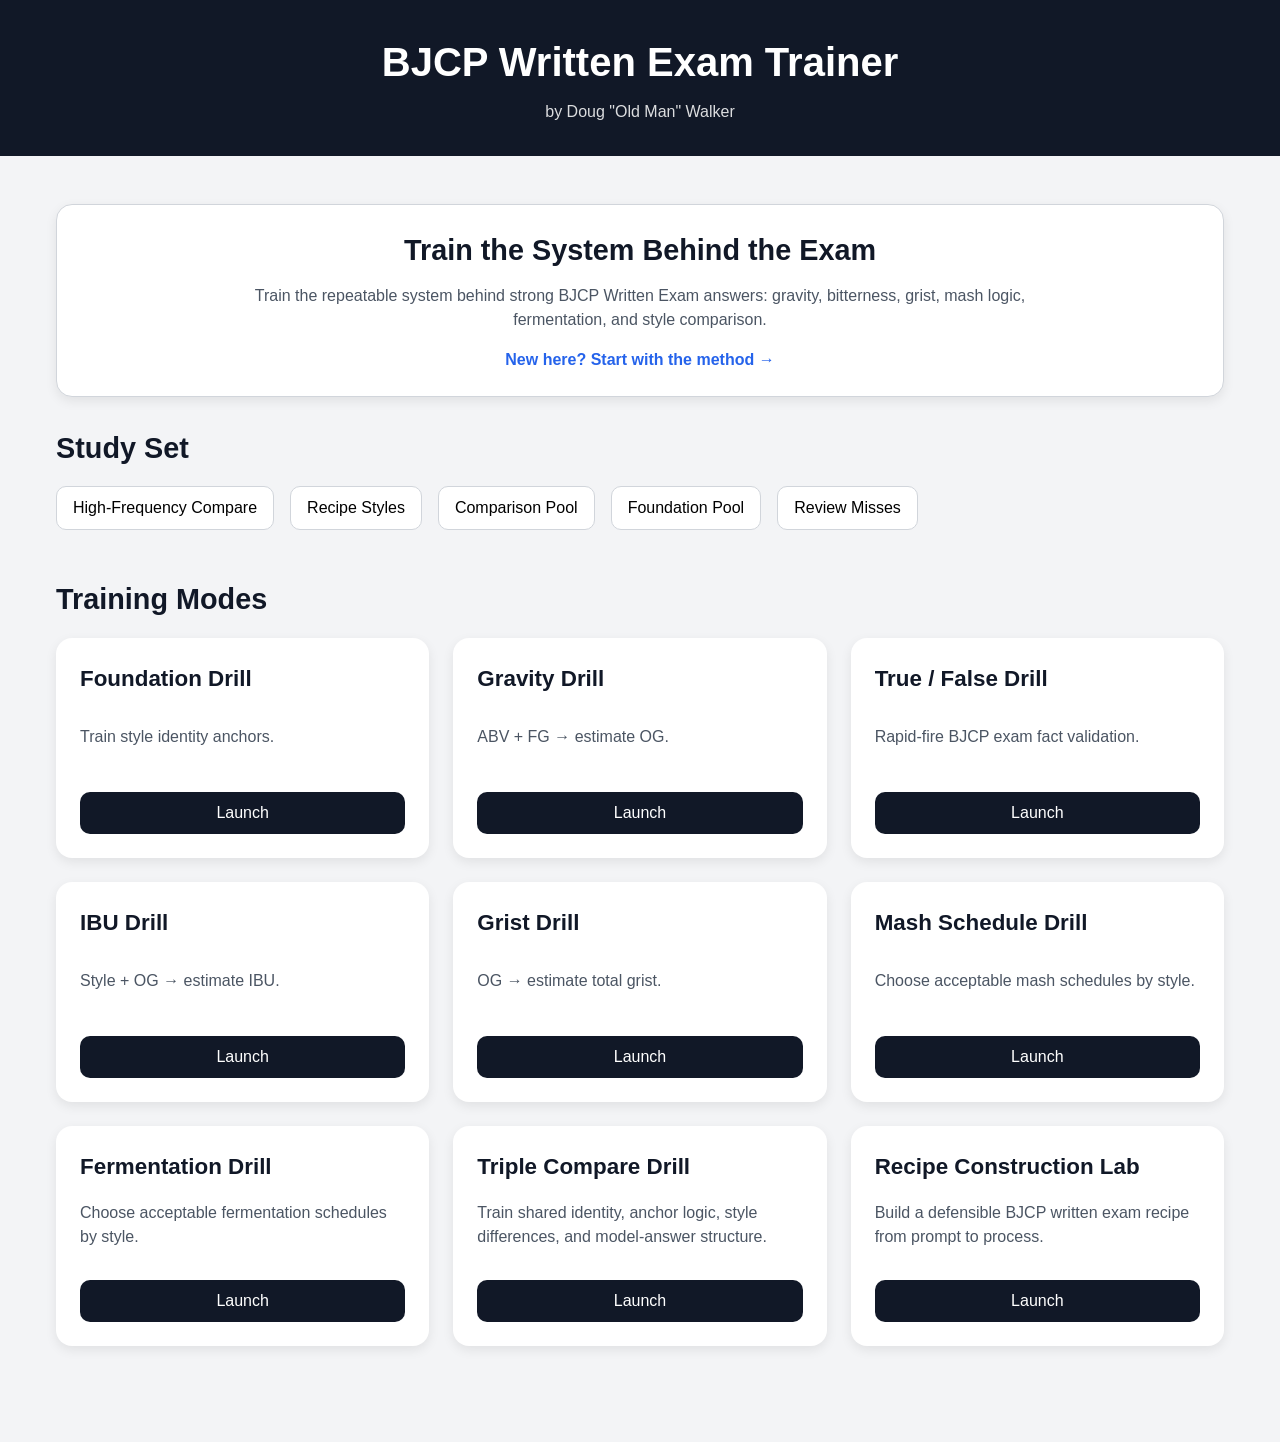
<file: bjcp-written-trainer/index.html>
<!DOCTYPE html>
<html lang="en">
<head>
    <meta charset="UTF-8">
    <meta name="viewport" content="width=device-width, initial-scale=1.0">
    <title>BJCP Written Exam Trainer</title>
    <link rel="stylesheet" href="style.css">
</head>
<body>

<header class="site-header">
    <h1>BJCP Written Exam Trainer</h1>
    <p>by Doug "Old Man" Walker </p>
</header>
        
<main class="container">

    
    <section class="intro-panel">
    <h2>Train the System Behind the Exam</h2>

 <p>
    Train the repeatable system behind strong BJCP Written Exam answers:
    gravity, bitterness, grist, mash logic, fermentation, and style comparison.
</p>

        <a href="methodology.html" class="method-link">New here? Start with the method →</a>
</section>
    
    <section class="study-sets" id="study-sets">
        <h2>Study Set</h2>
   <div class="button-grid">
    <button type="button" data-set="highFrequency">High-Frequency Compare</button>
    <button type="button" data-set="recipe">Recipe Styles</button>
    <button type="button" data-set="comparison">Comparison Pool</button>
    <button type="button" data-set="foundation">Foundation Pool</button>
    <button type="button" data-set="missed">Review Misses</button>
</div>
    </section>

    <section class="modules" id="modules">
        <h2>Training Modes</h2>
        <div class="card-grid">

            <div class="card active">
                <h3>Foundation Drill</h3>
                <p>Train style identity anchors.</p>
                <button id="launch-foundation">Launch</button>
            </div>

        
        <div class="card active">
                 <h3>Gravity Drill</h3>
                 <p>ABV + FG → estimate OG.</p>
                 <button id="launch-gravity">Launch</button>
            </div>
     <div class="card active">
       <h3>True / False Drill</h3>
       <p>Rapid-fire BJCP exam fact validation.</p>
       <button id="launch-truefalse">Launch</button>
      </div>
            
        <div class="card active">
    <h3>IBU Drill</h3>
    <p>Style + OG → estimate IBU.</p>
    <button id="launch-ibu">Launch</button>
</div>

<div class="card active">
    <h3>Grist Drill</h3>
    <p>OG → estimate total grist.</p>
    <button id="launch-grist">Launch</button>
</div>

<div class="card active">
    <h3>Mash Schedule Drill</h3>
    <p>Choose acceptable mash schedules by style.</p>
    <button id="launch-mash">Launch</button>
</div>

<div class="card active">
    <h3>Fermentation Drill</h3>
    <p>Choose acceptable fermentation schedules by style.</p>
    <button id="launch-fermentation">Launch</button>
</div>          

 <div class="card active">
     <h3>Triple Compare Drill</h3>
      <p>Train shared identity, anchor logic, style differences, and model-answer structure.</p>
      <button id="launch-compare">Launch</button>
 </div>
            
            
<div class="card active">
    <h3>Recipe Construction Lab</h3>
    <p>Build a defensible BJCP written exam recipe from prompt to process.</p>
    <button id="launch-recipe">Launch</button>
</div>

            
        </div>
    </section>

    <section class="drill-panel" id="drill-panel">
  <h2 id="drill-title" style="background:green;color:white;padding:8px;">
    Foundation Drill — Foundation Pool [TEST]
</h2>
        
<div id="top-action-bar" class="action-bar">
    <button id="back-home" class="next-button">← Back to Home</button>
</div>

        <div id="score-panel" class="score-panel">
            Correct: <span id="correct-count">0</span> |
            Missed: <span id="incorrect-count">0</span> |
            Accuracy: <span id="accuracy">0%</span>
        </div>

        <div class="category-select">
            <button data-category="strength">Strength</button>
            <button data-category="bitterness">Bitterness</button>
            <button data-category="body">Body</button>
            <button data-category="carbonation">Carbonation</button>
            <button data-category="color">Color</button>
            <button data-category="mixed">Mixed</button>
        </div>

        <div class="question-box">
            <h3 id="style-name">Style: German Pils</h3>
            <p id="question-text">Question: Strength Identity?</p>

            <div class="answers" id="answer-container"></div>
            <div class="feedback-box" id="feedback-box"></div>

         <div id="action-bar" class="action-bar">
    <button id="next-question" class="next-button">Next Question</button>
    <button id="recipe-reevaluate" class="next-button" style="display:none;">Re-Evaluate</button>
    <button id="recipe-new" class="next-button" style="display:none;">New Recipe</button>
</div>
        </div>
    </section>

</main>

<script src="styles.js"></script>
<script src="compare-data.js"></script>
<script src="true-false-data.js"></script>
<script src="script.js"></script>

</body>
</html>
</file>
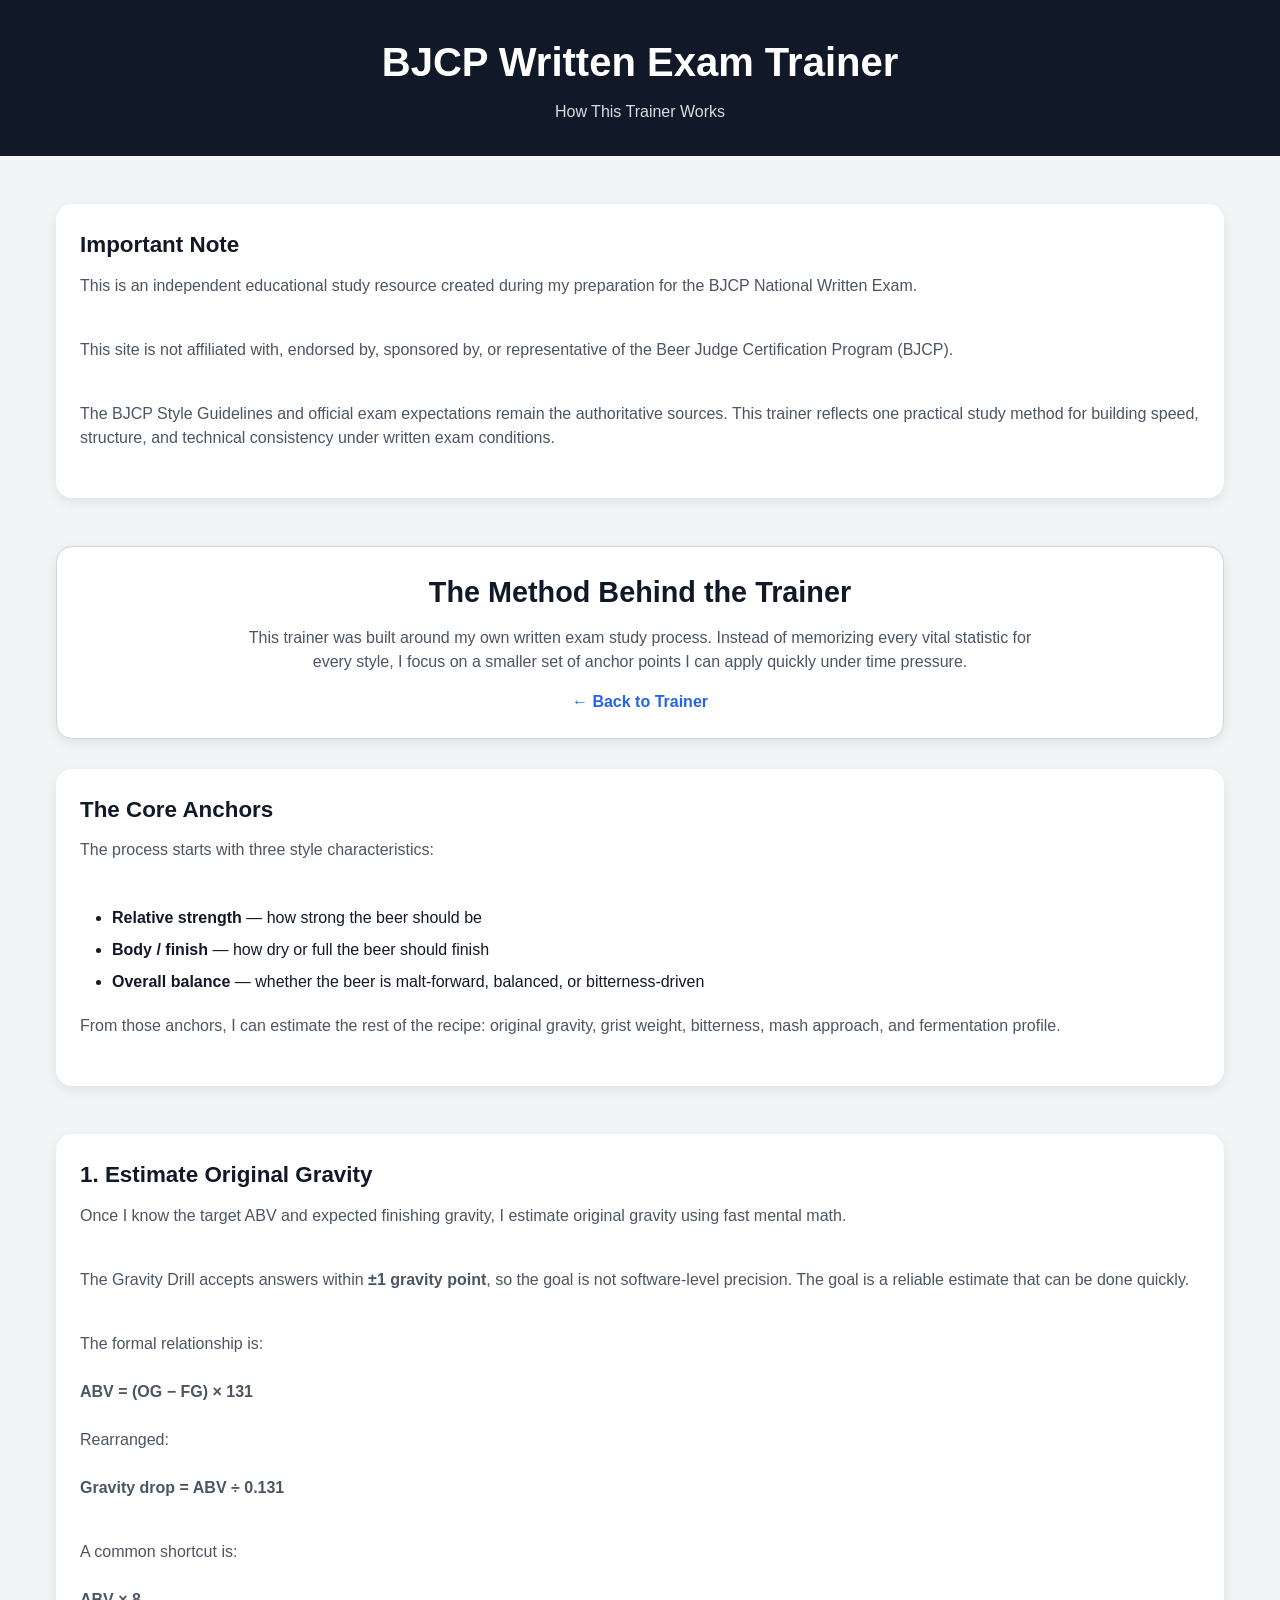
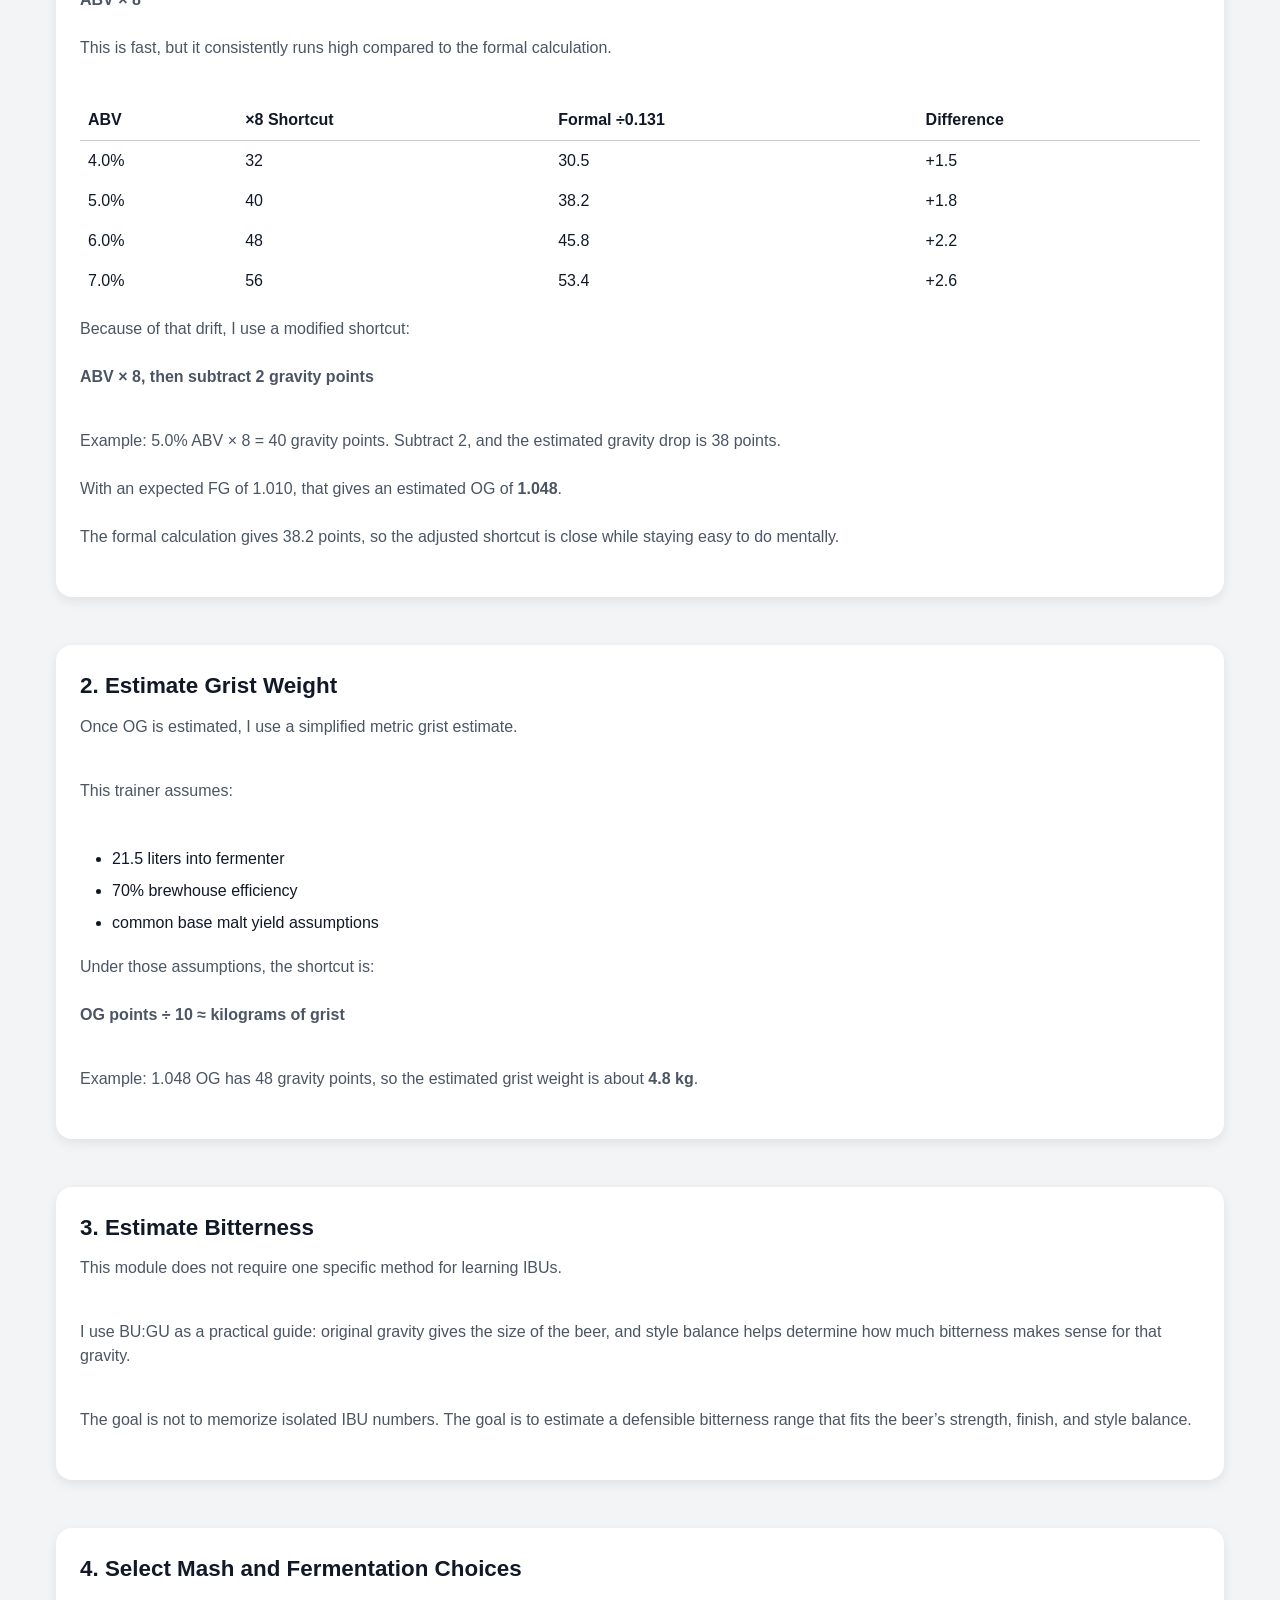
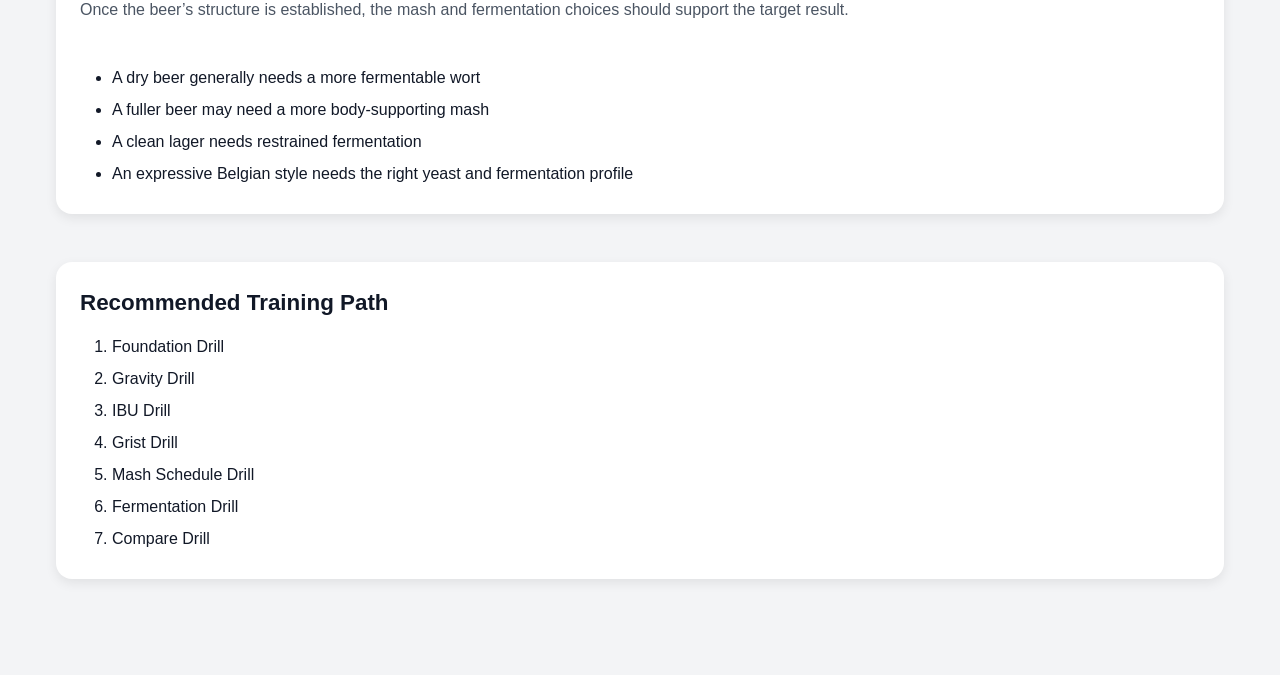
<file: bjcp-written-trainer/methodology.html>
<!DOCTYPE html>
<html lang="en">
<head>
    <meta charset="UTF-8">
    <meta name="viewport" content="width=device-width, initial-scale=1.0">
    <title>How This Trainer Works | BJCP Written Exam Trainer</title>
    <link rel="stylesheet" href="style.css">
</head>
<body>

<header class="site-header">
    <h1>BJCP Written Exam Trainer</h1>
    <p>How This Trainer Works</p>
</header>

<main class="container">

    <section class="card">
        <h3>Important Note</h3>
        <p>
            This is an independent educational study resource created during my preparation for the BJCP National Written Exam.
        </p>

        <p style="margin-top: 1rem;">
            This site is not affiliated with, endorsed by, sponsored by, or representative of the Beer Judge Certification Program (BJCP).
        </p>

        <p style="margin-top: 1rem;">
            The BJCP Style Guidelines and official exam expectations remain the authoritative sources. This trainer reflects one practical study method for building speed, structure, and technical consistency under written exam conditions.
        </p>
    </section>

    <section class="intro-panel">
        <h2>The Method Behind the Trainer</h2>
        <p>
            This trainer was built around my own written exam study process. Instead of memorizing every vital statistic for every style, I focus on a smaller set of anchor points I can apply quickly under time pressure.
        </p>
        <a href="index.html" class="method-link">← Back to Trainer</a>
    </section>

    <section class="card">
        <h3>The Core Anchors</h3>
        <p>
            The process starts with three style characteristics:
        </p>

        <ul style="margin-left: 2rem; margin-top: 1rem; line-height: 2;">
            <li><strong>Relative strength</strong> — how strong the beer should be</li>
            <li><strong>Body / finish</strong> — how dry or full the beer should finish</li>
            <li><strong>Overall balance</strong> — whether the beer is malt-forward, balanced, or bitterness-driven</li>
        </ul>

        <p style="margin-top: 1rem;">
            From those anchors, I can estimate the rest of the recipe: original gravity, grist weight, bitterness, mash approach, and fermentation profile.
        </p>
    </section>

    <section class="card">
        <h3>1. Estimate Original Gravity</h3>
        <p>
            Once I know the target ABV and expected finishing gravity, I estimate original gravity using fast mental math.
        </p>

        <p style="margin-top: 1rem;">
            The Gravity Drill accepts answers within <strong>±1 gravity point</strong>, so the goal is not software-level precision. The goal is a reliable estimate that can be done quickly.
        </p>

        <p style="margin-top: 1rem;">
            The formal relationship is:
        </p>

        <p>
            <strong>ABV = (OG − FG) × 131</strong>
        </p>

        <p>
            Rearranged:
        </p>

        <p>
            <strong>Gravity drop = ABV ÷ 0.131</strong>
        </p>

        <p style="margin-top: 1rem;">
            A common shortcut is:
        </p>

        <p>
            <strong>ABV × 8</strong>
        </p>

        <p>
            This is fast, but it consistently runs high compared to the formal calculation.
        </p>

        <table style="width: 100%; border-collapse: collapse; margin-top: 1rem;">
            <thead>
                <tr>
                    <th style="text-align: left; padding: 0.5rem; border-bottom: 1px solid #ccc;">ABV</th>
                    <th style="text-align: left; padding: 0.5rem; border-bottom: 1px solid #ccc;">×8 Shortcut</th>
                    <th style="text-align: left; padding: 0.5rem; border-bottom: 1px solid #ccc;">Formal ÷0.131</th>
                    <th style="text-align: left; padding: 0.5rem; border-bottom: 1px solid #ccc;">Difference</th>
                </tr>
            </thead>
            <tbody>
                <tr>
                    <td style="padding: 0.5rem;">4.0%</td>
                    <td style="padding: 0.5rem;">32</td>
                    <td style="padding: 0.5rem;">30.5</td>
                    <td style="padding: 0.5rem;">+1.5</td>
                </tr>
                <tr>
                    <td style="padding: 0.5rem;">5.0%</td>
                    <td style="padding: 0.5rem;">40</td>
                    <td style="padding: 0.5rem;">38.2</td>
                    <td style="padding: 0.5rem;">+1.8</td>
                </tr>
                <tr>
                    <td style="padding: 0.5rem;">6.0%</td>
                    <td style="padding: 0.5rem;">48</td>
                    <td style="padding: 0.5rem;">45.8</td>
                    <td style="padding: 0.5rem;">+2.2</td>
                </tr>
                <tr>
                    <td style="padding: 0.5rem;">7.0%</td>
                    <td style="padding: 0.5rem;">56</td>
                    <td style="padding: 0.5rem;">53.4</td>
                    <td style="padding: 0.5rem;">+2.6</td>
                </tr>
            </tbody>
        </table>

        <p style="margin-top: 1rem;">
            Because of that drift, I use a modified shortcut:
        </p>

        <p>
            <strong>ABV × 8, then subtract 2 gravity points</strong>
        </p>

        <p style="margin-top: 1rem;">
            Example: 5.0% ABV × 8 = 40 gravity points. Subtract 2, and the estimated gravity drop is 38 points.
        </p>

        <p>
            With an expected FG of 1.010, that gives an estimated OG of <strong>1.048</strong>.
        </p>

        <p>
            The formal calculation gives 38.2 points, so the adjusted shortcut is close while staying easy to do mentally.
        </p>
    </section>

    <section class="card">
        <h3>2. Estimate Grist Weight</h3>
        <p>
            Once OG is estimated, I use a simplified metric grist estimate.
        </p>

        <p style="margin-top: 1rem;">
            This trainer assumes:
        </p>

        <ul style="margin-left: 2rem; margin-top: 1rem; line-height: 2;">
            <li>21.5 liters into fermenter</li>
            <li>70% brewhouse efficiency</li>
            <li>common base malt yield assumptions</li>
        </ul>

        <p style="margin-top: 1rem;">
            Under those assumptions, the shortcut is:
        </p>

        <p>
            <strong>OG points ÷ 10 ≈ kilograms of grist</strong>
        </p>

        <p style="margin-top: 1rem;">
            Example: 1.048 OG has 48 gravity points, so the estimated grist weight is about <strong>4.8 kg</strong>.
        </p>
    </section>

    <section class="card">
        <h3>3. Estimate Bitterness</h3>
        <p>
            This module does not require one specific method for learning IBUs.
        </p>

        <p style="margin-top: 1rem;">
            I use BU:GU as a practical guide: original gravity gives the size of the beer, and style balance helps determine how much bitterness makes sense for that gravity.
        </p>

        <p style="margin-top: 1rem;">
            The goal is not to memorize isolated IBU numbers. The goal is to estimate a defensible bitterness range that fits the beer’s strength, finish, and style balance.
        </p>
    </section>

    <section class="card">
        <h3>4. Select Mash and Fermentation Choices</h3>
        <p>
            Once the beer’s structure is established, the mash and fermentation choices should support the target result.
        </p>

        <ul style="margin-left: 2rem; margin-top: 1rem; line-height: 2;">
            <li>A dry beer generally needs a more fermentable wort</li>
            <li>A fuller beer may need a more body-supporting mash</li>
            <li>A clean lager needs restrained fermentation</li>
            <li>An expressive Belgian style needs the right yeast and fermentation profile</li>
        </ul>
    </section>

    <section class="card">
        <h3>Recommended Training Path</h3>
        <ol style="margin-left: 2rem; line-height: 2;">
            <li>Foundation Drill</li>
            <li>Gravity Drill</li>
            <li>IBU Drill</li>
            <li>Grist Drill</li>
            <li>Mash Schedule Drill</li>
            <li>Fermentation Drill</li>
            <li>Compare Drill</li>
        </ol>
    </section>

</main>

</body>
</html>
</file>
<file: bjcp-written-trainer/style.css>
* {
    margin: 0;
    padding: 0;
    box-sizing: border-box;
}

body {
    font-family: Arial, sans-serif;
    background: #f3f4f6;
    color: #111827;
    line-height: 1.5;
}

.action-bar {
    margin-top: 20px;
    padding-top: 14px;
    border-top: 1px solid #ddd;
    display: flex;
    gap: 12px;
    justify-content: flex-end;
    align-items: center;
}

.site-header {
    background: #111827;
    color: white;
    padding: 2rem;
    text-align: center;
}

.site-header h1 {
    font-size: 2.5rem;
    margin-bottom: 0.5rem;
}

.site-header p {
    font-size: 1rem;
    opacity: 0.85;
}

.container {
    max-width: 1200px;
    margin: 2rem auto;
    padding: 1rem;
}

section {
    margin-bottom: 3rem;
}

h2 {
    margin-bottom: 1rem;
    font-size: 1.8rem;
}

.intro-panel {
    background: white;
    border: 1px solid #d1d5db;
    border-radius: 16px;
    padding: 24px;
    margin-bottom: 30px;
    text-align: center;
    box-shadow: 0 4px 12px rgba(0,0,0,0.08);
}

.intro-panel h2 {
    margin-bottom: 12px;
}

.intro-panel p {
    max-width: 800px;
    margin: 0 auto 16px;
    line-height: 1.5;
    color: #4b5563;
}

.method-link {
    color: #2563eb;
    font-weight: bold;
    text-decoration: none;
}

.method-link:hover {
    text-decoration: underline;
}

.button-grid {
    display: flex;
    flex-wrap: wrap;
    gap: 1rem;
}

.button-grid button,
.category-select button,
.answers button,
.card button {
    padding: 0.75rem 1rem;
    border: none;
    border-radius: 10px;
    cursor: pointer;
    font-size: 1rem;
    transition: 0.2s ease;
}

.button-grid button {
    background: white;
    border: 1px solid #d1d5db;
}

.button-grid button:hover {
    background: #e5e7eb;
}

.button-grid button.selected {
    background: #111827 !important;
    color: white !important;
    border: 1px solid #111827 !important;
}

.card-grid {
    display: grid;
    grid-template-columns: repeat(auto-fit, minmax(280px, 1fr));
    gap: 1.5rem;
}

.recipe-action-row {
    margin-top: 24px;
    padding-top: 14px;
    border-top: 1px solid #ddd;
    display: flex;
    gap: 12px;
    justify-content: flex-end;
    align-items: center;
}

.card {
    background: white;
    padding: 1.5rem;
    border-radius: 16px;
    box-shadow: 0 4px 12px rgba(0,0,0,0.08);
    display: flex;
    flex-direction: column;
    justify-content: space-between;
    min-height: 220px;
}

.card h3 {
    margin-bottom: 0.75rem;
    font-size: 1.4rem;
}

.card p {
    color: #4b5563;
    margin-bottom: 1.5rem;
}

.card.active button {
    background: #111827;
    color: white;
}


.scorecard-row {
    padding: 6px 10px;
    margin: 0;
    border-bottom: 1px solid #e5e5e5;
    font-size: 0.95rem;
}

.scorecard-range {
    margin-left: 10px;
    color: #555;
}

.scorecard-status {
    float: right;
    font-weight: bold;
}

.scorecard-row.strong {
    border-left: 5px solid #16a34a;
}

.scorecard-row.defensible {
    border-left: 5px solid #f59e0b;
}

.scorecard-row.difficult-to-defend {
    border-left: 5px solid #dc2626;
}

.scorecard-row.strong .scorecard-status {
    color: #16a34a;
}

.scorecard-row.close .scorecard-status,
.scorecard-row.defensible .scorecard-status {
    color: #f59e0b;
}

.scorecard-row.likely-point-loss .scorecard-status,
.scorecard-row.difficult-to-defend .scorecard-status {
    color: #dc2626;
}

.scorecard-row.close {
    border-left: 5px solid #f59e0b;
}

.scorecard-row.likely-point-loss {
    border-left: 5px solid #dc2626;
}

.card.active button:hover {
    background: #1f2937;
}

.card.disabled {
    opacity: 0.6;
}

.card.disabled button {
    background: #d1d5db;
    color: #6b7280;
    cursor: not-allowed;
}

.drill-panel {
    display: none;
    background: white;
    padding: 2rem;
    border-radius: 16px;
    box-shadow: 0 4px 12px rgba(0,0,0,0.08);
}

.score-panel {
    margin: 1rem 0 2rem 0;
    padding: 1rem;
    background: #f3f4f6;
    border-radius: 10px;
    font-weight: bold;
}

.category-select {
    display: flex;
    flex-wrap: wrap;
    gap: 1rem;
    margin-bottom: 2rem;
}

.category-select button {
    background: #2563eb;
    color: white;
}

.category-select button:hover {
    background: #1d4ed8;
}

.question-box {
    background: #f9fafb;
    padding: 2rem;
    border-radius: 12px;
}

.question-box h3 {
    margin-bottom: 0.75rem;
}

.question-box p {
    margin-bottom: 1.5rem;
    font-size: 1.1rem;
}

.answers {
    display: flex;
    flex-wrap: wrap;
    gap: 1rem;
}

.answers button {
    background: white;
    border: 1px solid #d1d5db;
}

.answers button:hover {
    background: #e5e7eb;
}
.compare-chip.selected {
    background: #111827 !important;
    color: white !important;
    border: 1px solid #111827 !important;
}

.submit-answer {
    background: #2563eb !important;
    color: white !important;
    margin-top: 1rem;
    flex-basis: 100%;
    max-width: 200px;
}

.correct {
    color: #15803d;
    font-weight: bold;
}

.incorrect {
    color: #b91c1c;
    font-weight: bold;
}
@media (max-width: 768px) {
    .site-header h1 {
        font-size: 2rem;
    }

    .card {
        min-height: auto;
    }

    .answers {
        flex-direction: column;
    }
}
</file>
